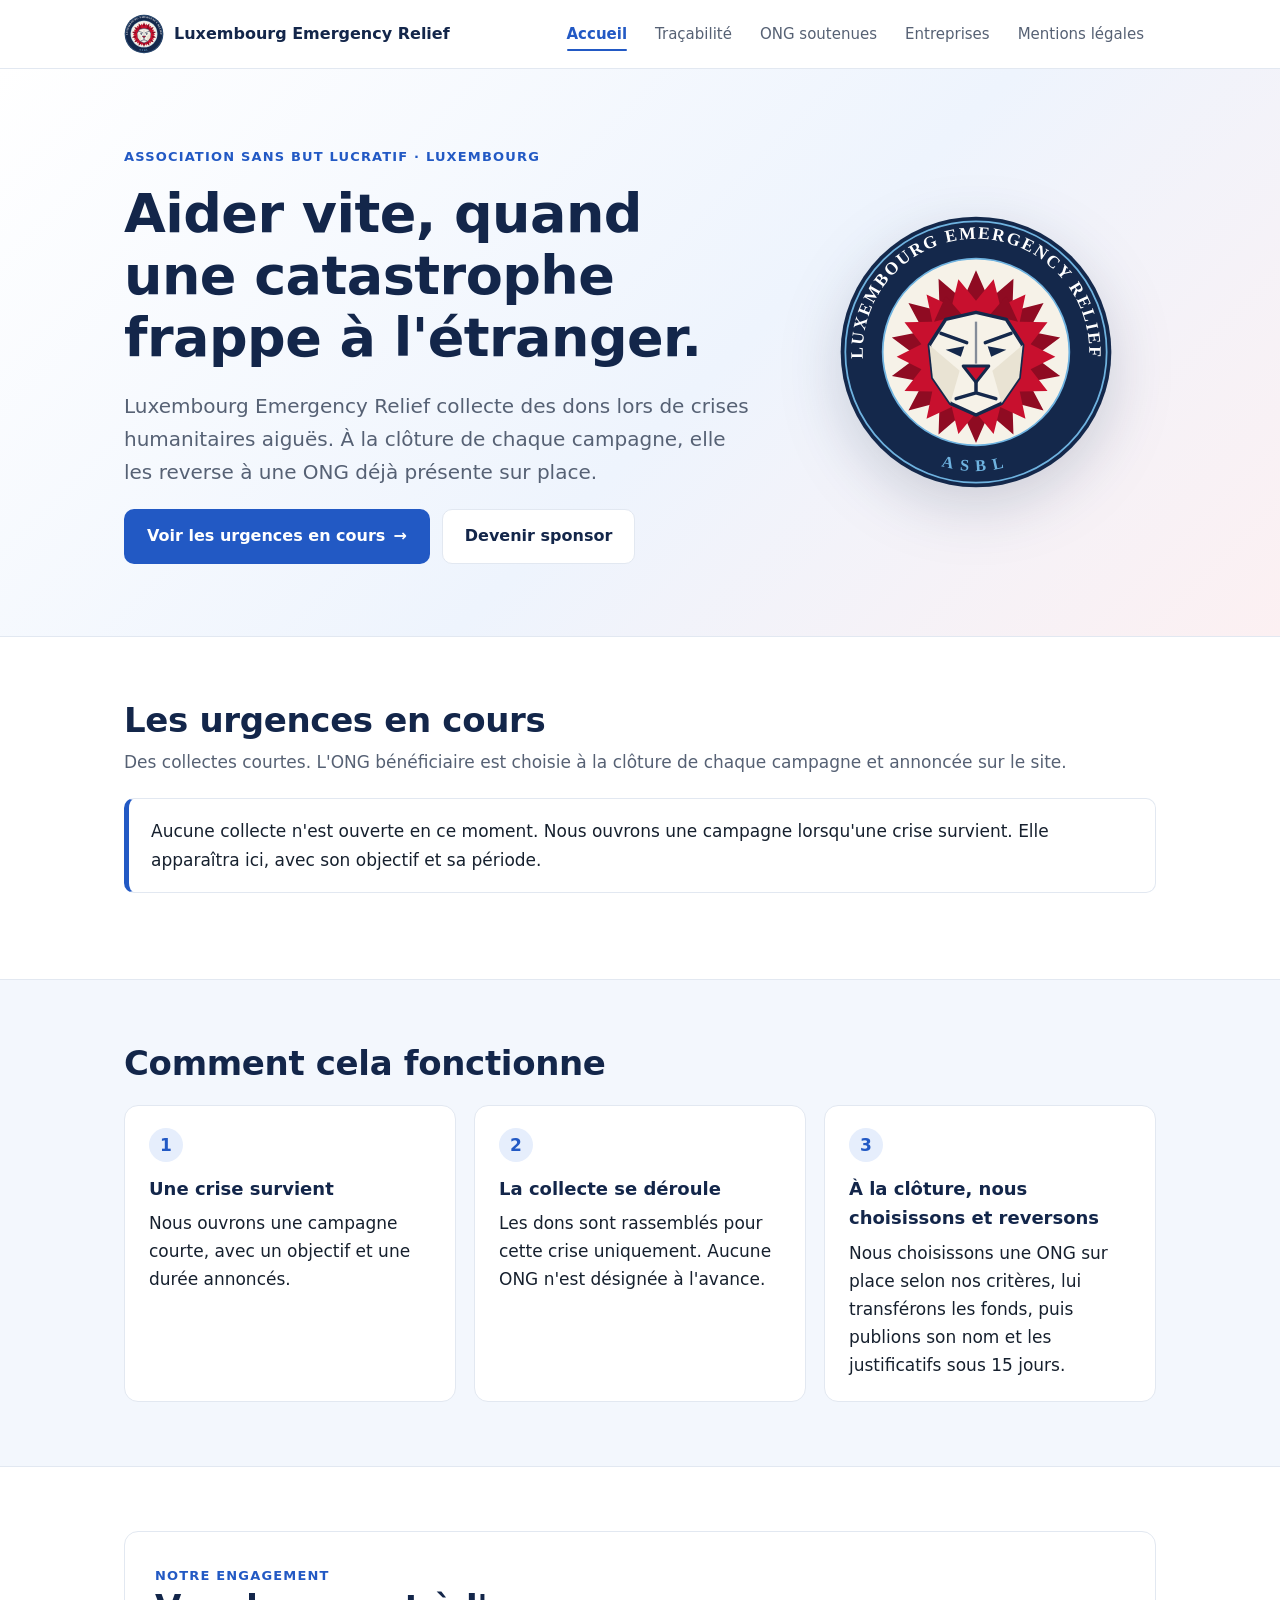
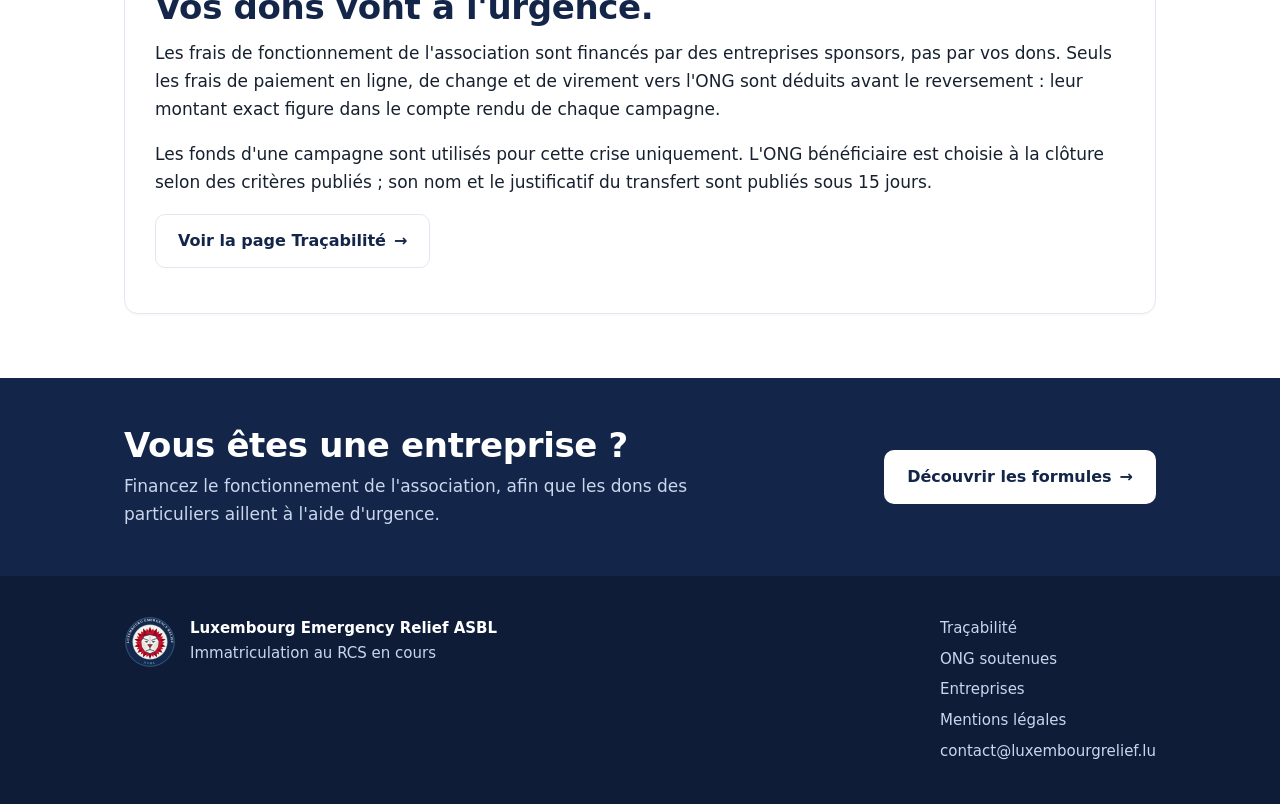
<file: index.html>
<!DOCTYPE html>
<html lang="fr">
<head>
<meta charset="utf-8">
<meta name="viewport" content="width=device-width,initial-scale=1">
<title>Luxembourg Emergency Relief — aide d'urgence internationale</title>
<meta name="description" content="Luxembourg Emergency Relief est une association luxembourgeoise qui collecte des dons lors de crises humanitaires et les reverse à des ONG présentes sur place.">
<link rel="canonical" href="https://luxembourgrelief.lu/">
<link rel="icon" href="sceau.svg" type="image/svg+xml">
<meta name="theme-color" content="#13264a">
<link rel="stylesheet" href="style.css">
<meta property="og:title" content="Luxembourg Emergency Relief">
<meta property="og:description" content="Collecter et reverser rapidement l'aide d'urgence lors de crises humanitaires à l'étranger.">
<meta property="og:type" content="website">
<meta property="og:url" content="https://luxembourgrelief.lu/">
<script type="application/ld+json">{"@context":"https://schema.org","@type":"NGO","name":"Luxembourg Emergency Relief ASBL","url":"https://luxembourgrelief.lu/","logo":"https://luxembourgrelief.lu/sceau.svg","email":"contact@luxembourgrelief.lu"}</script>
</head>
<body>
<header class="site-header"><div class="wrap head">
<a class="brand" href="index.html"><img src="sceau.svg" alt="" width="40" height="40"><span>Luxembourg Emergency Relief</span></a>
<nav aria-label="Navigation principale"><a href="index.html" aria-current="page">Accueil</a><a href="tracabilite.html">Traçabilité</a><a href="partenaires.html">ONG soutenues</a><a href="sponsors.html">Entreprises</a><a href="mentions-legales.html">Mentions légales</a></nav>
</div></header>
<main>
<section class="hero"><div class="wrap">
<div>
<div class="tag">Association sans but lucratif · Luxembourg</div>
<h1>Aider vite, quand une catastrophe frappe à l'étranger.</h1>
<p class="lead">Luxembourg Emergency Relief collecte des dons lors de crises humanitaires aiguës. À la clôture de chaque campagne, elle les reverse à une ONG déjà présente sur place.</p>
<div class="actions"><a class="btn" href="#urgences">Voir les urgences en cours <span class="arrow" aria-hidden="true">→</span></a><a class="btn secondary" href="sponsors.html">Devenir sponsor</a></div>
</div>
<img class="hero-seal" src="sceau.svg" alt="Sceau de Luxembourg Emergency Relief" width="280" height="280">
</div></section>

<section class="block reveal" id="urgences"><div class="wrap">
<h2>Les urgences en cours</h2>
<p class="sub">Des collectes courtes. L'ONG bénéficiaire est choisie à la clôture de chaque campagne et annoncée sur le site.</p>
<div id="campagnes">
<div class="notice">Aucune collecte n'est ouverte en ce moment. Nous ouvrons une campagne lorsqu'une crise survient. Elle apparaîtra ici, avec son objectif et sa période.</div>
</div>
</div></section>

<section class="block alt reveal"><div class="wrap">
<h2>Comment cela fonctionne</h2>
<div class="grid">
<div class="card"><span class="step-num">1</span><b>Une crise survient</b><p>Nous ouvrons une campagne courte, avec un objectif et une durée annoncés.</p></div>
<div class="card"><span class="step-num">2</span><b>La collecte se déroule</b><p>Les dons sont rassemblés pour cette crise uniquement. Aucune ONG n'est désignée à l'avance.</p></div>
<div class="card"><span class="step-num">3</span><b>À la clôture, nous choisissons et reversons</b><p>Nous choisissons une ONG sur place selon nos critères, lui transférons les fonds, puis publions son nom et les justificatifs sous 15 jours.</p></div>
</div>
</div></section>

<section class="block reveal"><div class="wrap">
<div class="panel">
<div class="tag">Notre engagement</div>
<h2>Vos dons vont à l'urgence.</h2>
<p>Les frais de fonctionnement de l'association sont financés par des entreprises sponsors, pas par vos dons. Seuls les frais de paiement en ligne, de change et de virement vers l'ONG sont déduits avant le reversement : leur montant exact figure dans le compte rendu de chaque campagne.</p>
<p>Les fonds d'une campagne sont utilisés pour cette crise uniquement. L'ONG bénéficiaire est choisie à la clôture selon des critères publiés ; son nom et le justificatif du transfert sont publiés sous 15 jours.</p>
<p><a class="btn secondary" href="tracabilite.html">Voir la page Traçabilité <span class="arrow" aria-hidden="true">→</span></a></p>
</div>
</div></section>

<section class="band reveal"><div class="wrap">
<div><h2>Vous êtes une entreprise ?</h2><p>Financez le fonctionnement de l'association, afin que les dons des particuliers aillent à l'aide d'urgence.</p></div>
<a class="btn light" href="sponsors.html">Découvrir les formules <span class="arrow" aria-hidden="true">→</span></a>
</div></section>
</main>
<footer class="site-footer"><div class="wrap foot">
<div class="foot-brand"><img src="sceau.svg" alt="" width="52" height="52"><div><b>Luxembourg Emergency Relief ASBL</b><br><span data-rcs>Immatriculation au RCS en cours</span></div></div>
<div class="foot-links"><a href="tracabilite.html">Traçabilité</a><a href="partenaires.html">ONG soutenues</a><a href="sponsors.html">Entreprises</a><a href="mentions-legales.html">Mentions légales</a><a href="mailto:contact@luxembourgrelief.lu">contact@luxembourgrelief.lu</a></div>
</div></footer>
<script src="data.js"></script>
<script src="app.js"></script>
</body>
</html>
</file>
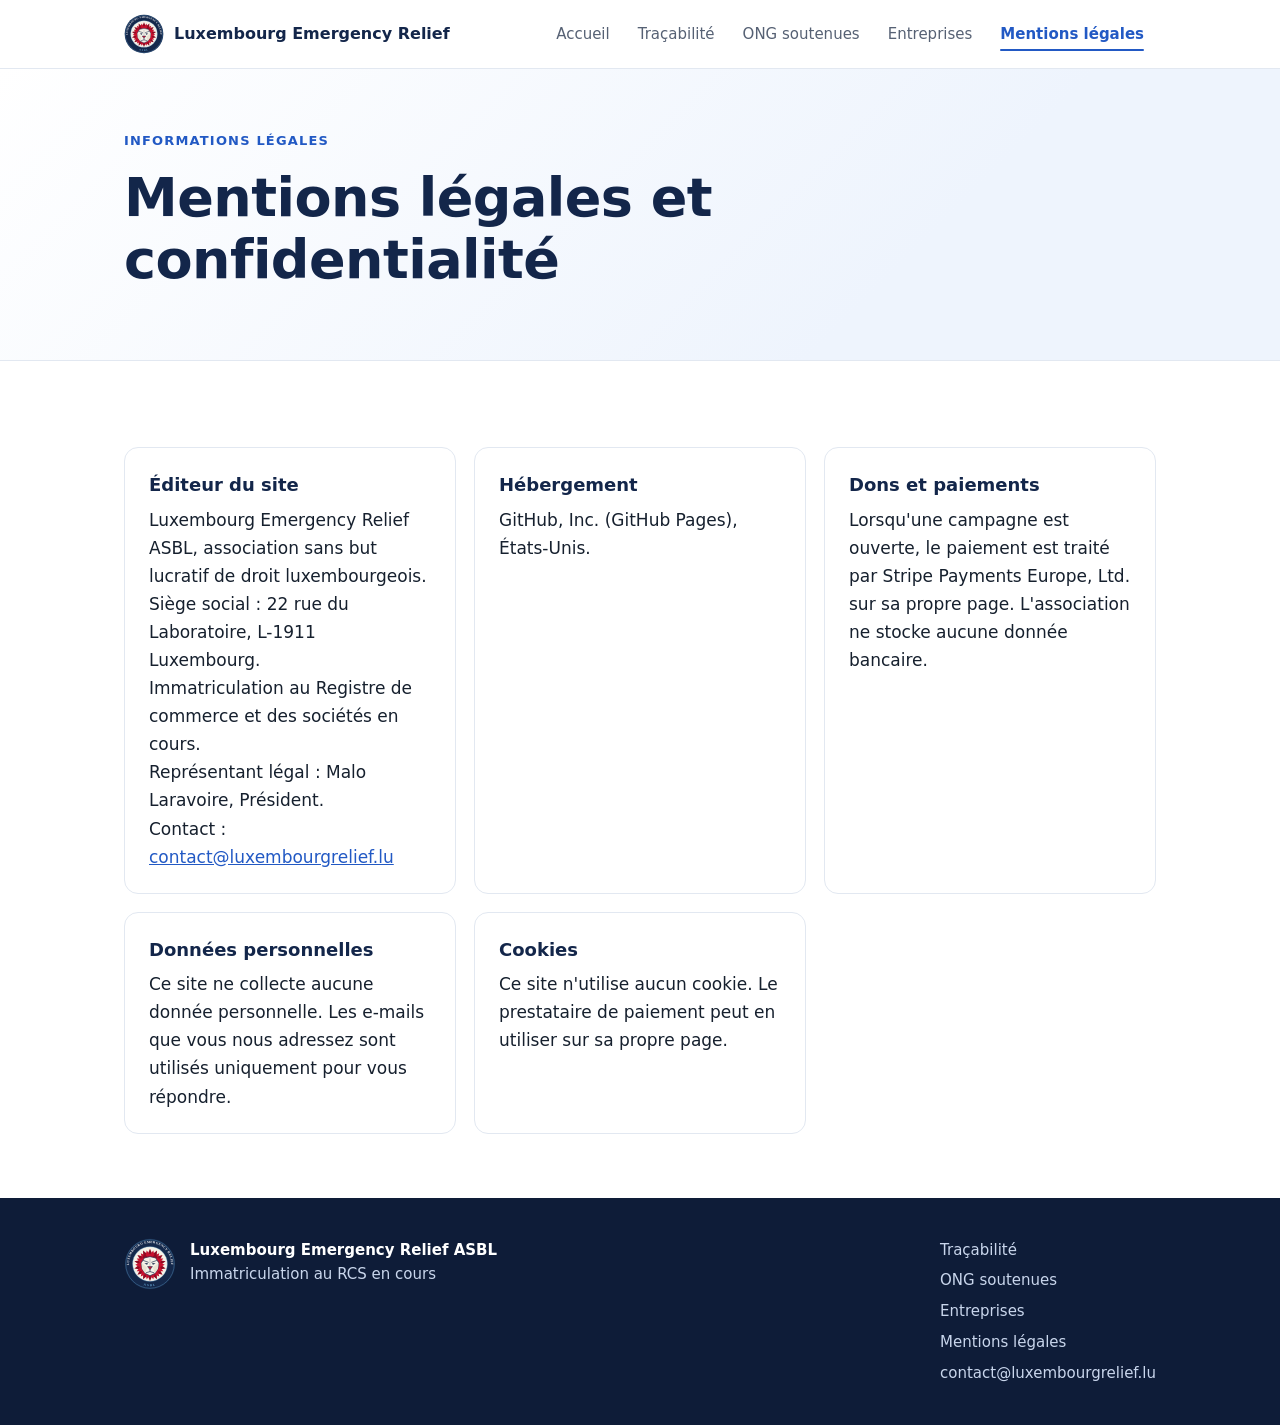
<file: mentions-legales.html>
<!DOCTYPE html>
<html lang="fr">
<head>
<meta charset="utf-8">
<meta name="viewport" content="width=device-width,initial-scale=1">
<title>Mentions légales et confidentialité — Luxembourg Emergency Relief</title>
<meta name="description" content="Éditeur, hébergeur, données personnelles et cookies du site luxembourgrelief.lu.">
<link rel="canonical" href="https://luxembourgrelief.lu/mentions-legales.html">
<link rel="icon" href="sceau.svg" type="image/svg+xml">
<meta name="theme-color" content="#13264a">
<link rel="stylesheet" href="style.css">
</head>
<body>
<header class="site-header"><div class="wrap head">
<a class="brand" href="index.html"><img src="sceau.svg" alt="" width="40" height="40"><span>Luxembourg Emergency Relief</span></a>
<nav aria-label="Navigation principale"><a href="index.html">Accueil</a><a href="tracabilite.html">Traçabilité</a><a href="partenaires.html">ONG soutenues</a><a href="sponsors.html">Entreprises</a><a href="mentions-legales.html" aria-current="page">Mentions légales</a></nav>
</div></header>
<main>
<section class="page-hero"><div class="wrap">
<div class="tag">Informations légales</div>
<h1>Mentions légales et confidentialité</h1>
</div></section>

<section class="block reveal"><div class="wrap">
<div class="grid">
<div class="card"><b>Éditeur du site</b><p>Luxembourg Emergency Relief ASBL, association sans but lucratif de droit luxembourgeois.<br>
Siège social : 22 rue du Laboratoire, L-1911 Luxembourg.<br>
<span data-rcs>Immatriculation au Registre de commerce et des sociétés en cours.</span><br>
Représentant légal : Malo Laravoire, Président.<br>
Contact : <a href="mailto:contact@luxembourgrelief.lu">contact@luxembourgrelief.lu</a></p></div>
<div class="card"><b>Hébergement</b><p>GitHub, Inc. (GitHub Pages), États-Unis.</p></div>
<div class="card"><b>Dons et paiements</b><p>Lorsqu'une campagne est ouverte, le paiement est traité par Stripe Payments Europe, Ltd. sur sa propre page. L'association ne stocke aucune donnée bancaire.</p></div>
<div class="card"><b>Données personnelles</b><p>Ce site ne collecte aucune donnée personnelle. Les e-mails que vous nous adressez sont utilisés uniquement pour vous répondre.</p></div>
<div class="card"><b>Cookies</b><p>Ce site n'utilise aucun cookie. Le prestataire de paiement peut en utiliser sur sa propre page.</p></div>
</div>
</div></section>
</main>
<footer class="site-footer"><div class="wrap foot">
<div class="foot-brand"><img src="sceau.svg" alt="" width="52" height="52"><div><b>Luxembourg Emergency Relief ASBL</b><br><span data-rcs>Immatriculation au RCS en cours</span></div></div>
<div class="foot-links"><a href="tracabilite.html">Traçabilité</a><a href="partenaires.html">ONG soutenues</a><a href="sponsors.html">Entreprises</a><a href="mentions-legales.html">Mentions légales</a><a href="mailto:contact@luxembourgrelief.lu">contact@luxembourgrelief.lu</a></div>
</div></footer>
<script src="data.js"></script>
<script src="app.js"></script>
</body>
</html>
</file>
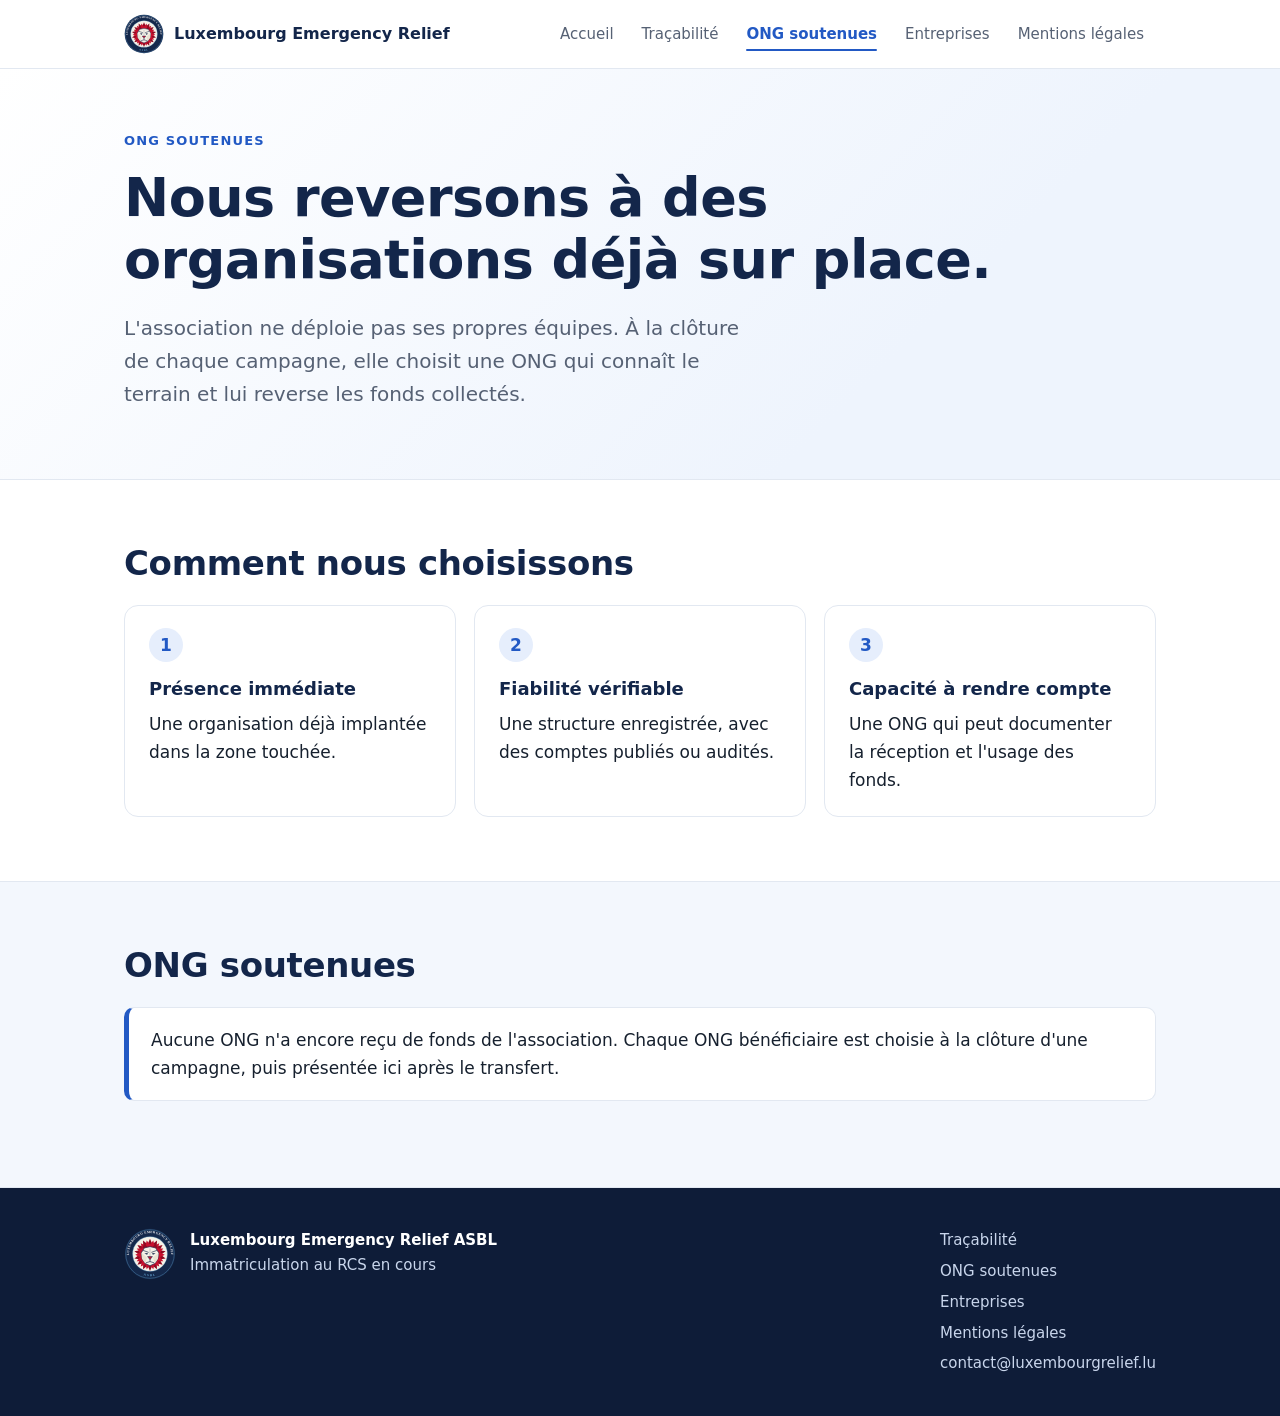
<file: partenaires.html>
<!DOCTYPE html>
<html lang="fr">
<head>
<meta charset="utf-8">
<meta name="viewport" content="width=device-width,initial-scale=1">
<title>ONG soutenues — Luxembourg Emergency Relief</title>
<meta name="description" content="Luxembourg Emergency Relief reverse les dons à des ONG déjà présentes sur place. Nos critères de choix et les ONG soutenues.">
<link rel="canonical" href="https://luxembourgrelief.lu/partenaires.html">
<link rel="icon" href="sceau.svg" type="image/svg+xml">
<meta name="theme-color" content="#13264a">
<link rel="stylesheet" href="style.css">
</head>
<body>
<header class="site-header"><div class="wrap head">
<a class="brand" href="index.html"><img src="sceau.svg" alt="" width="40" height="40"><span>Luxembourg Emergency Relief</span></a>
<nav aria-label="Navigation principale"><a href="index.html">Accueil</a><a href="tracabilite.html">Traçabilité</a><a href="partenaires.html" aria-current="page">ONG soutenues</a><a href="sponsors.html">Entreprises</a><a href="mentions-legales.html">Mentions légales</a></nav>
</div></header>
<main>
<section class="page-hero"><div class="wrap">
<div class="tag">ONG soutenues</div>
<h1>Nous reversons à des organisations déjà sur place.</h1>
<p class="lead">L'association ne déploie pas ses propres équipes. À la clôture de chaque campagne, elle choisit une ONG qui connaît le terrain et lui reverse les fonds collectés.</p>
</div></section>

<section class="block reveal"><div class="wrap">
<h2>Comment nous choisissons</h2>
<div class="grid">
<div class="card"><span class="step-num">1</span><b>Présence immédiate</b><p>Une organisation déjà implantée dans la zone touchée.</p></div>
<div class="card"><span class="step-num">2</span><b>Fiabilité vérifiable</b><p>Une structure enregistrée, avec des comptes publiés ou audités.</p></div>
<div class="card"><span class="step-num">3</span><b>Capacité à rendre compte</b><p>Une ONG qui peut documenter la réception et l'usage des fonds.</p></div>
</div>
</div></section>

<section class="block alt reveal"><div class="wrap">
<h2>ONG soutenues</h2>
<div id="ong"><div class="notice">Aucune ONG n'a encore reçu de fonds de l'association. Chaque ONG bénéficiaire est choisie à la clôture d'une campagne, puis présentée ici après le transfert.</div></div>
</div></section>
</main>
<footer class="site-footer"><div class="wrap foot">
<div class="foot-brand"><img src="sceau.svg" alt="" width="52" height="52"><div><b>Luxembourg Emergency Relief ASBL</b><br><span data-rcs>Immatriculation au RCS en cours</span></div></div>
<div class="foot-links"><a href="tracabilite.html">Traçabilité</a><a href="partenaires.html">ONG soutenues</a><a href="sponsors.html">Entreprises</a><a href="mentions-legales.html">Mentions légales</a><a href="mailto:contact@luxembourgrelief.lu">contact@luxembourgrelief.lu</a></div>
</div></footer>
<script src="data.js"></script>
<script src="app.js"></script>
</body>
</html>
</file>
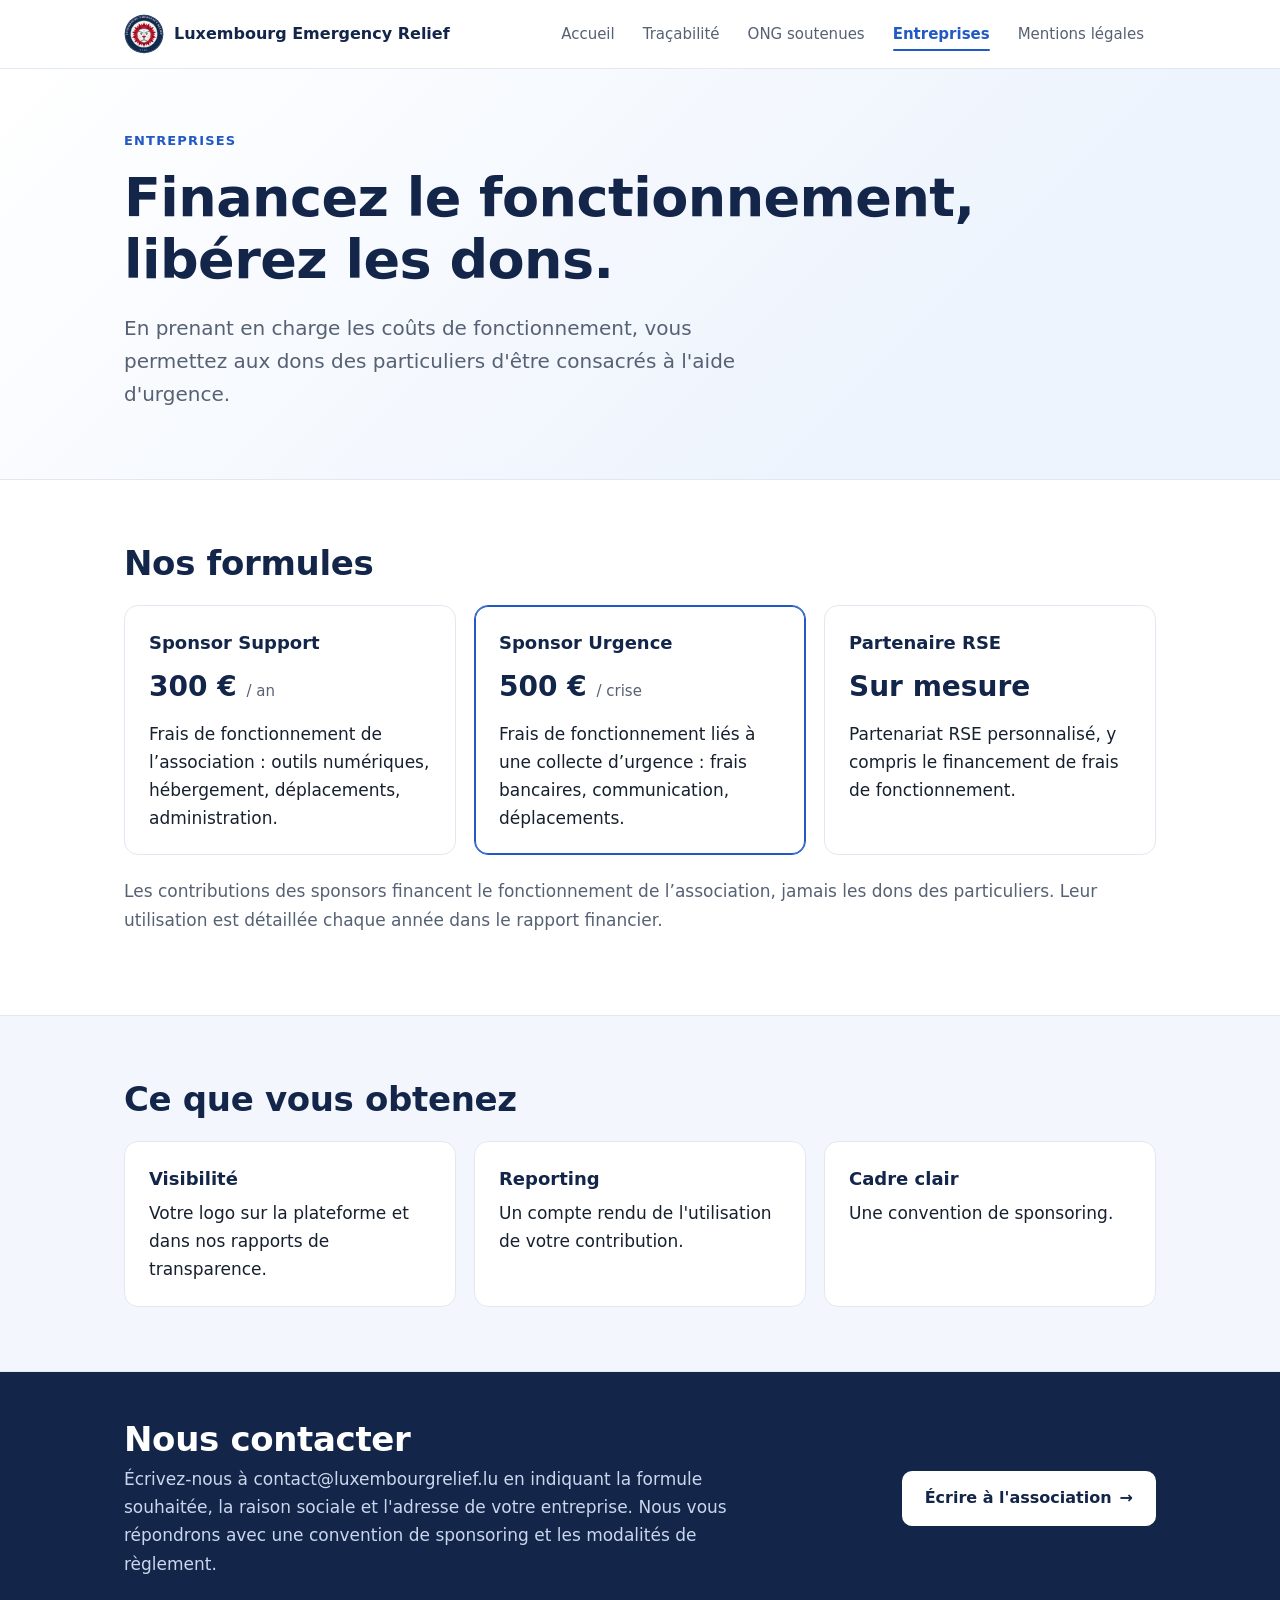
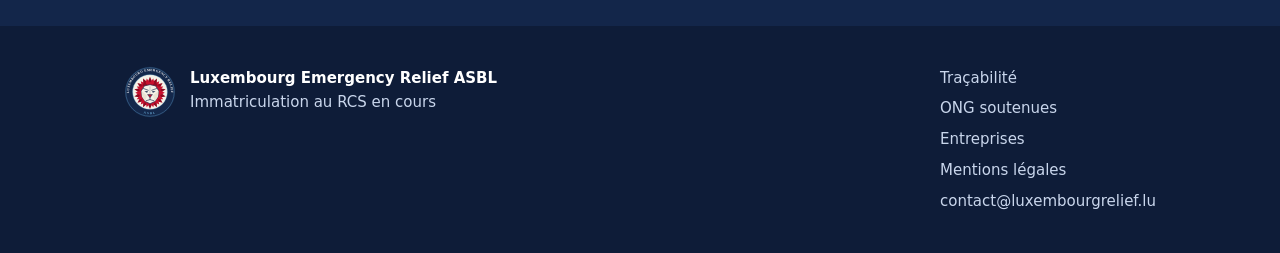
<file: sponsors.html>
<!DOCTYPE html>
<html lang="fr">
<head>
<meta charset="utf-8">
<meta name="viewport" content="width=device-width,initial-scale=1">
<title>Devenir entreprise sponsor — Luxembourg Emergency Relief</title>
<meta name="description" content="Financez le fonctionnement de l'association pour que les dons des particuliers aillent à l'aide d'urgence. Trois formules de sponsoring pour les entreprises.">
<link rel="canonical" href="https://luxembourgrelief.lu/sponsors.html">
<link rel="icon" href="sceau.svg" type="image/svg+xml">
<meta name="theme-color" content="#13264a">
<link rel="stylesheet" href="style.css">
</head>
<body>
<header class="site-header"><div class="wrap head">
<a class="brand" href="index.html"><img src="sceau.svg" alt="" width="40" height="40"><span>Luxembourg Emergency Relief</span></a>
<nav aria-label="Navigation principale"><a href="index.html">Accueil</a><a href="tracabilite.html">Traçabilité</a><a href="partenaires.html">ONG soutenues</a><a href="sponsors.html" aria-current="page">Entreprises</a><a href="mentions-legales.html">Mentions légales</a></nav>
</div></header>
<main>
<section class="page-hero"><div class="wrap">
<div class="tag">Entreprises</div>
<h1>Financez le fonctionnement, libérez les dons.</h1>
<p class="lead">En prenant en charge les coûts de fonctionnement, vous permettez aux dons des particuliers d'être consacrés à l'aide d'urgence.</p>
</div></section>

<section class="block reveal"><div class="wrap">
<h2>Nos formules</h2>
<div class="grid">
<div class="card"><b>Sponsor Support</b><div class="price">300 € <small>/ an</small></div><p>Frais de fonctionnement de l’association : outils numériques, hébergement, déplacements, administration.</p></div>
<div class="card featured"><b>Sponsor Urgence</b><div class="price">500 € <small>/ crise</small></div><p>Frais de fonctionnement liés à une collecte d’urgence : frais bancaires, communication, déplacements.</p></div>
<div class="card"><b>Partenaire RSE</b><div class="price">Sur mesure</div><p>Partenariat RSE personnalisé, y compris le financement de frais de fonctionnement.</p></div>
</div>
<p class="sub" style="margin-top:22px">Les contributions des sponsors financent le fonctionnement de l’association, jamais les dons des particuliers. Leur utilisation est détaillée chaque année dans le rapport financier.</p>
</div></section>

<section class="block alt reveal"><div class="wrap">
<h2>Ce que vous obtenez</h2>
<div class="grid">
<div class="card"><b>Visibilité</b><p>Votre logo sur la plateforme et dans nos rapports de transparence.</p></div>
<div class="card"><b>Reporting</b><p>Un compte rendu de l'utilisation de votre contribution.</p></div>
<div class="card"><b>Cadre clair</b><p>Une convention de sponsoring.</p></div>
</div>
</div></section>

<section class="band reveal"><div class="wrap">
<div><h2>Nous contacter</h2><p>Écrivez-nous à contact@luxembourgrelief.lu en indiquant la formule souhaitée, la raison sociale et l'adresse de votre entreprise. Nous vous répondrons avec une convention de sponsoring et les modalités de règlement.</p></div>
<a class="btn light" href="mailto:contact@luxembourgrelief.lu">Écrire à l'association <span class="arrow" aria-hidden="true">→</span></a>
</div></section>
</main>
<footer class="site-footer"><div class="wrap foot">
<div class="foot-brand"><img src="sceau.svg" alt="" width="52" height="52"><div><b>Luxembourg Emergency Relief ASBL</b><br><span data-rcs>Immatriculation au RCS en cours</span></div></div>
<div class="foot-links"><a href="tracabilite.html">Traçabilité</a><a href="partenaires.html">ONG soutenues</a><a href="sponsors.html">Entreprises</a><a href="mentions-legales.html">Mentions légales</a><a href="mailto:contact@luxembourgrelief.lu">contact@luxembourgrelief.lu</a></div>
</div></footer>
<script src="data.js"></script>
<script src="app.js"></script>
</body>
</html>
</file>
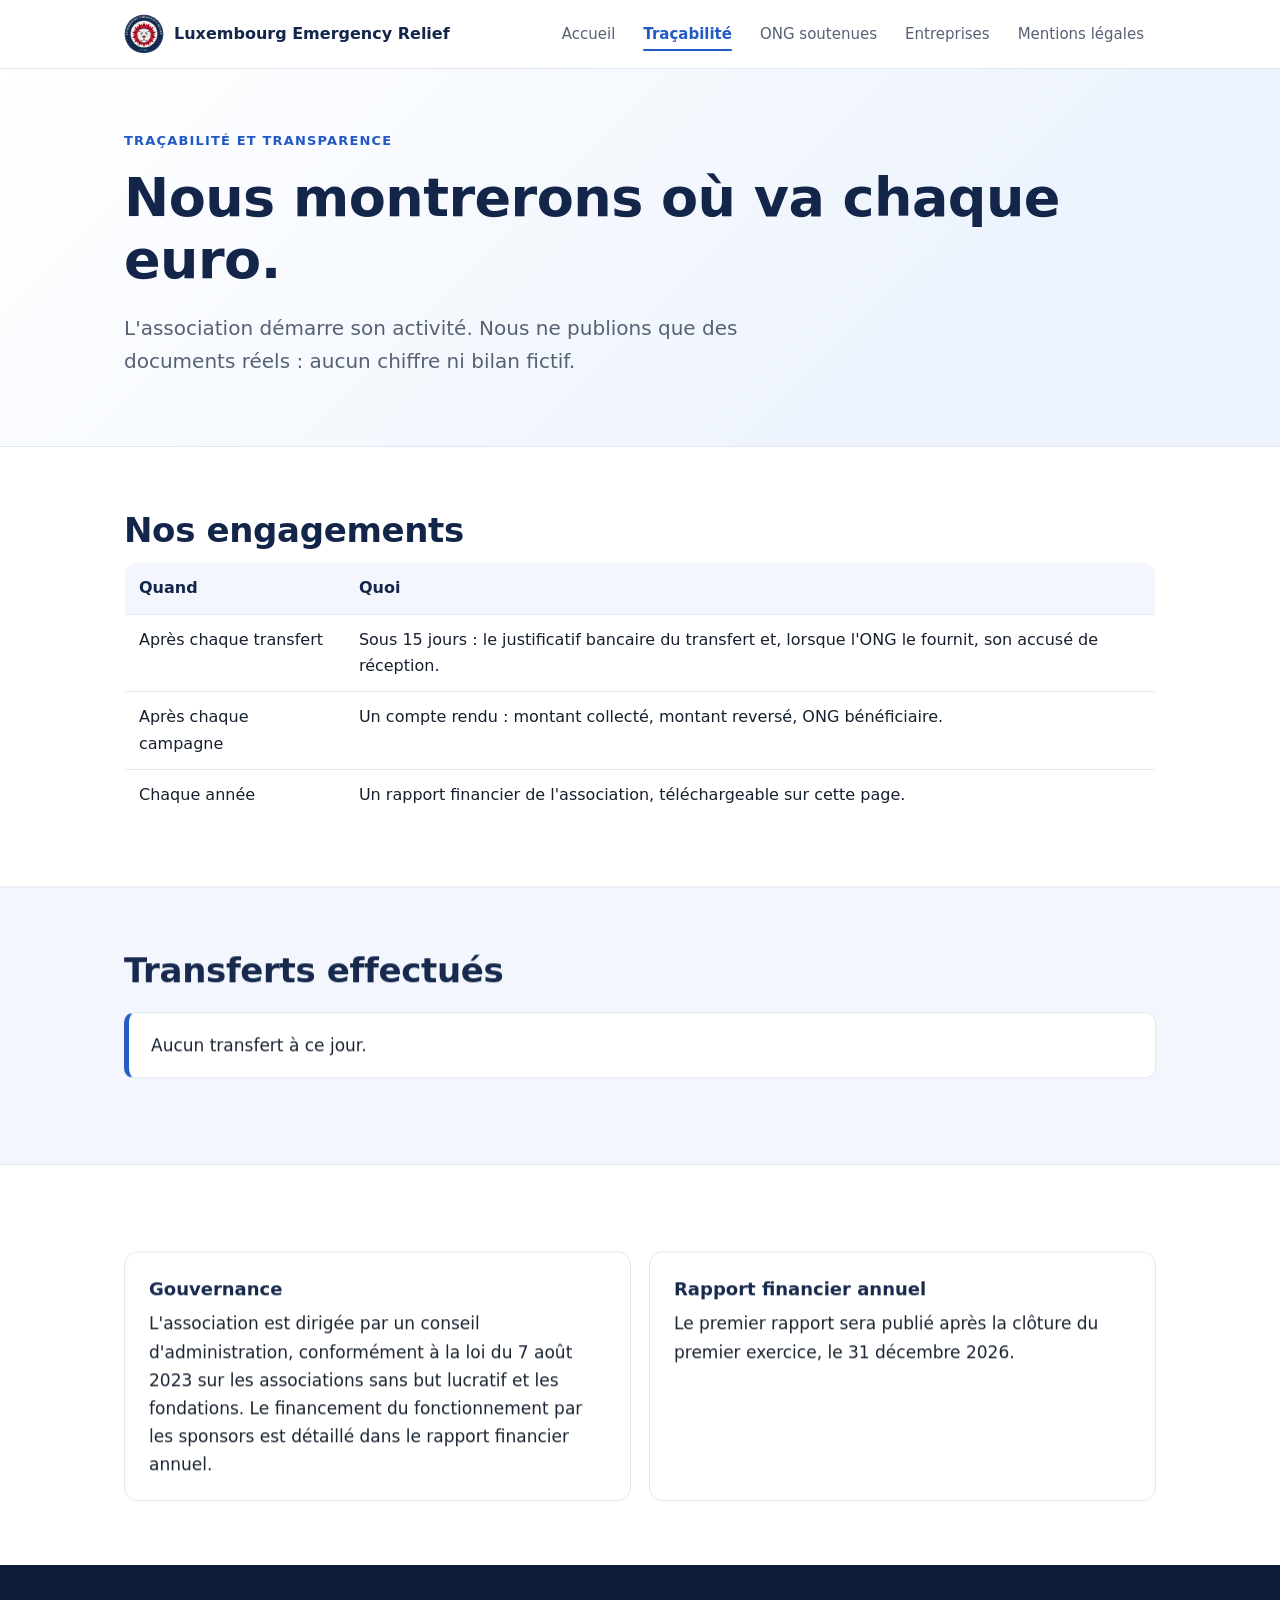
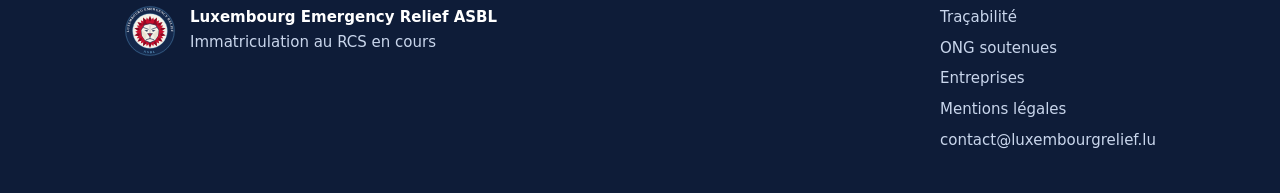
<file: tracabilite-ler.html>
<!DOCTYPE html>
<html lang="fr">
<head>
<meta charset="utf-8">
<title>Traçabilité — Luxembourg Emergency Relief</title>
<meta http-equiv="refresh" content="0; url=tracabilite.html">
<link rel="canonical" href="https://luxembourgrelief.lu/tracabilite.html">
</head>
<body><p><a href="tracabilite.html">Traçabilité et transparence</a></p></body>
</html>
</file>
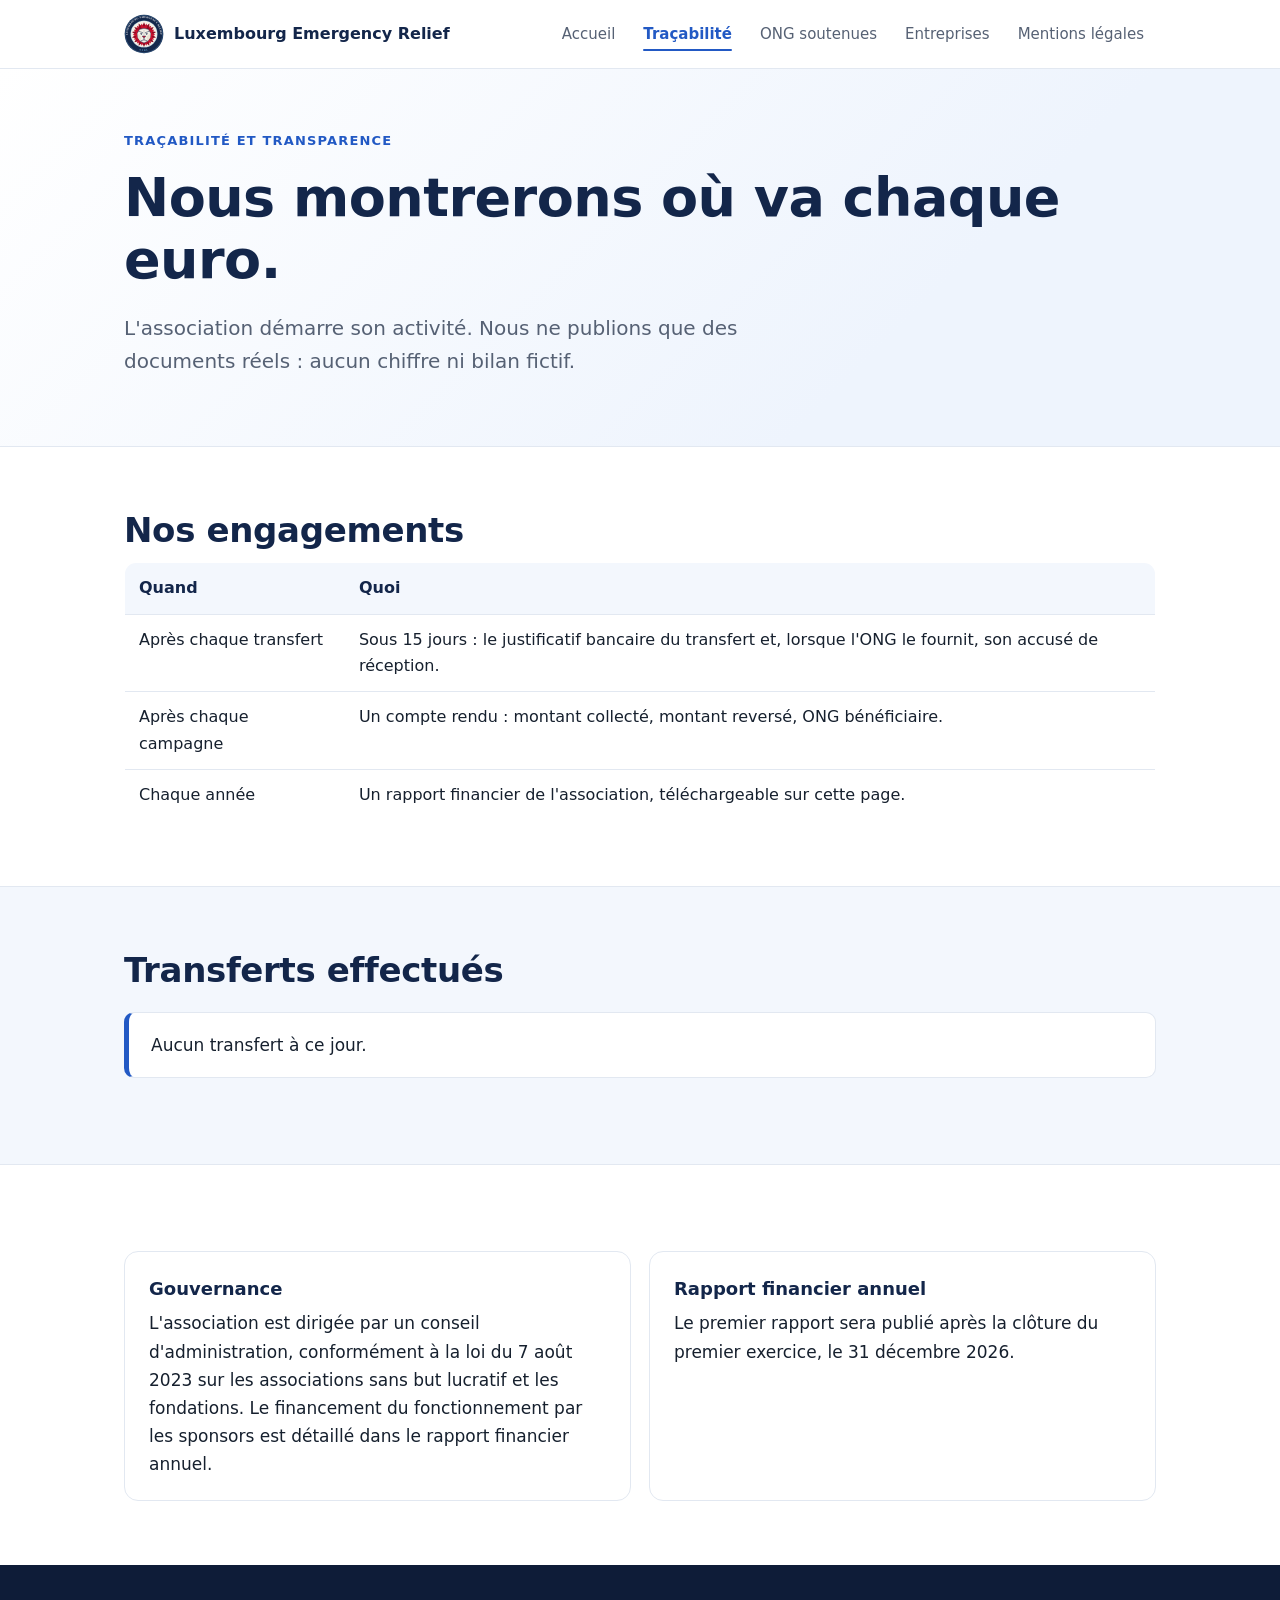
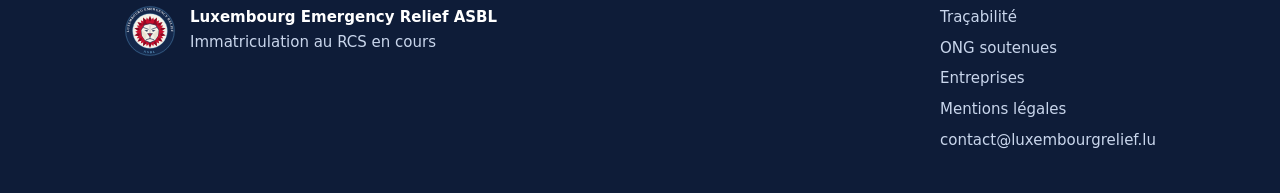
<file: tracabilite.html>
<!DOCTYPE html>
<html lang="fr">
<head>
<meta charset="utf-8">
<meta name="viewport" content="width=device-width,initial-scale=1">
<title>Traçabilité et transparence — Luxembourg Emergency Relief</title>
<meta name="description" content="Nos engagements de transparence : justificatif bancaire de chaque transfert publié sous 15 jours, rapport financier annuel.">
<link rel="canonical" href="https://luxembourgrelief.lu/tracabilite.html">
<link rel="icon" href="sceau.svg" type="image/svg+xml">
<meta name="theme-color" content="#13264a">
<link rel="stylesheet" href="style.css">
</head>
<body>
<header class="site-header"><div class="wrap head">
<a class="brand" href="index.html"><img src="sceau.svg" alt="" width="40" height="40"><span>Luxembourg Emergency Relief</span></a>
<nav aria-label="Navigation principale"><a href="index.html">Accueil</a><a href="tracabilite.html" aria-current="page">Traçabilité</a><a href="partenaires.html">ONG soutenues</a><a href="sponsors.html">Entreprises</a><a href="mentions-legales.html">Mentions légales</a></nav>
</div></header>
<main>
<section class="page-hero"><div class="wrap">
<div class="tag">Traçabilité et transparence</div>
<h1>Nous montrerons où va chaque euro.</h1>
<p class="lead">L'association démarre son activité. Nous ne publions que des documents réels : aucun chiffre ni bilan fictif.</p>
</div></section>

<section class="block reveal"><div class="wrap">
<h2>Nos engagements</h2>
<div class="table-wrap"><table>
<tr><th>Quand</th><th>Quoi</th></tr>
<tr><td>Après chaque transfert</td><td>Sous 15 jours : le justificatif bancaire du transfert et, lorsque l'ONG le fournit, son accusé de réception.</td></tr>
<tr><td>Après chaque campagne</td><td>Un compte rendu : montant collecté, montant reversé, ONG bénéficiaire.</td></tr>
<tr><td>Chaque année</td><td>Un rapport financier de l'association, téléchargeable sur cette page.</td></tr>
</table></div>
</div></section>

<section class="block alt reveal"><div class="wrap">
<h2>Transferts effectués</h2>
<div id="transferts"><div class="notice">Aucun transfert à ce jour.</div></div>
</div></section>

<section class="block reveal"><div class="wrap">
<div class="grid">
<div class="card"><b>Gouvernance</b><p>L'association est dirigée par un conseil d'administration, conformément à la loi du 7 août 2023 sur les associations sans but lucratif et les fondations. Le financement du fonctionnement par les sponsors est détaillé dans le rapport financier annuel.</p></div>
<div class="card"><b>Rapport financier annuel</b><p id="rapport">Le premier rapport sera publié après la clôture du premier exercice, le 31 décembre 2026.</p></div>
</div>
</div></section>
</main>
<footer class="site-footer"><div class="wrap foot">
<div class="foot-brand"><img src="sceau.svg" alt="" width="52" height="52"><div><b>Luxembourg Emergency Relief ASBL</b><br><span data-rcs>Immatriculation au RCS en cours</span></div></div>
<div class="foot-links"><a href="tracabilite.html">Traçabilité</a><a href="partenaires.html">ONG soutenues</a><a href="sponsors.html">Entreprises</a><a href="mentions-legales.html">Mentions légales</a><a href="mailto:contact@luxembourgrelief.lu">contact@luxembourgrelief.lu</a></div>
</div></footer>
<script src="data.js"></script>
<script src="app.js"></script>
</body>
</html>
</file>
<file: style.css>
:root{
  --blue:#2259c4;--blue-hover:#3471e0;--navy:#13264a;--ink:#16202e;--mute:#566174;
  --bg:#ffffff;--soft:#f3f7fd;--line:#e2e8f1;--red:#c8102e;--radius:14px;
  --shadow:0 12px 28px rgba(19,38,74,.09);
}
*{box-sizing:border-box}
html{scroll-behavior:smooth}
body{margin:0;font:17px/1.65 system-ui,-apple-system,"Segoe UI",Roboto,"Helvetica Neue",Arial,sans-serif;color:var(--ink);background:var(--bg);-webkit-font-smoothing:antialiased}
img{max-width:100%;height:auto}
a{color:var(--blue)}
.wrap{max-width:1080px;margin:0 auto;padding:0 24px}
h1,h2,h3{color:var(--navy);line-height:1.15;letter-spacing:-.01em}
h1{font-size:clamp(34px,5.2vw,54px);margin:.25em 0 .4em}
h2{font-size:clamp(26px,3.2vw,34px);margin:0 0 .35em}
h3{font-size:19px;margin:0 0 .35em}
p{margin:0 0 1em}
.tag{display:inline-block;font-size:13px;font-weight:700;letter-spacing:.09em;text-transform:uppercase;color:var(--blue)}
.lead{font-size:clamp(18px,2vw,20px);color:var(--mute);max-width:640px}
.sub{color:var(--mute);margin-top:-.2em}

/* En-tête */
.site-header{position:sticky;top:0;z-index:10;background:rgba(255,255,255,.88);backdrop-filter:saturate(1.4) blur(10px);-webkit-backdrop-filter:saturate(1.4) blur(10px);border-bottom:1px solid var(--line)}
.head{display:flex;align-items:center;justify-content:space-between;gap:16px;min-height:68px}
.brand{display:flex;align-items:center;gap:10px;text-decoration:none;color:var(--navy);font-weight:700;font-size:16px;white-space:nowrap}
.brand img{width:40px;height:40px;transition:transform .25s ease}
.brand:hover img{transform:rotate(-8deg) scale(1.06)}
nav{display:flex;gap:4px;overflow-x:auto;scrollbar-width:none}
nav::-webkit-scrollbar{display:none}
nav a{position:relative;padding:8px 12px;border-radius:8px;color:var(--mute);text-decoration:none;font-size:15px;font-weight:500;white-space:nowrap;transition:color .18s,background .18s}
nav a:hover{color:var(--navy);background:var(--soft)}
nav a[aria-current]{color:var(--blue);font-weight:600}
nav a[aria-current]::after{content:"";position:absolute;left:12px;right:12px;bottom:3px;height:2px;border-radius:2px;background:var(--blue)}

/* Boutons */
.btn{display:inline-flex;align-items:center;gap:8px;background:var(--blue);color:#fff;padding:13px 22px;border-radius:10px;font-weight:600;font-size:16px;text-decoration:none;border:1px solid transparent;transition:transform .18s ease,background .18s ease,box-shadow .18s ease}
.btn:hover{background:var(--blue-hover);transform:scale(1.045);box-shadow:0 10px 22px rgba(34,89,196,.28)}
.btn:active{transform:scale(.98)}
.btn.secondary{background:#fff;color:var(--navy);border-color:var(--line)}
.btn.secondary:hover{background:var(--soft);box-shadow:0 10px 22px rgba(19,38,74,.10)}
.btn.light{background:#fff;color:var(--navy)}
.btn.light:hover{background:#eaf1fd}
.btn .arrow{transition:transform .18s ease}
.btn:hover .arrow{transform:translateX(3px)}
a:focus-visible,.btn:focus-visible{outline:3px solid #f2b705;outline-offset:3px;border-radius:10px}
.actions{display:flex;flex-wrap:wrap;gap:12px;margin-top:8px}

/* Bandeau d'accueil */
.hero{background:linear-gradient(135deg,#ffffff 0%,#eef4fd 55%,#fcf0f2 100%);border-bottom:1px solid var(--line)}
.hero .wrap{display:grid;grid-template-columns:1.4fr .8fr;gap:40px;align-items:center;padding-top:72px;padding-bottom:72px}
.hero-seal{width:100%;max-width:280px;justify-self:center;filter:drop-shadow(0 18px 30px rgba(19,38,74,.18));animation:float 7s ease-in-out infinite}
@keyframes float{0%,100%{transform:translateY(0)}50%{transform:translateY(-8px)}}
.page-hero{background:linear-gradient(135deg,#ffffff 0%,#eef4fd 70%);border-bottom:1px solid var(--line)}
.page-hero .wrap{padding-top:56px;padding-bottom:48px}

/* Sections */
section.block{padding:64px 0}
section.alt{background:var(--soft);border-top:1px solid var(--line);border-bottom:1px solid var(--line)}
.grid{display:grid;grid-template-columns:repeat(auto-fit,minmax(250px,1fr));gap:18px;margin-top:22px}
.card{background:#fff;border:1px solid var(--line);border-radius:var(--radius);padding:22px 24px;transition:transform .2s ease,box-shadow .2s ease,border-color .2s ease}
.card:hover{transform:translateY(-4px);box-shadow:var(--shadow);border-color:#cfdaeb}
.card b{display:block;color:var(--navy);font-size:18px;margin-bottom:6px}
.card p:last-child{margin-bottom:0}
.step-num{display:inline-grid;place-items:center;width:34px;height:34px;border-radius:50%;background:#e6eefc;color:var(--blue);font-weight:700;margin-bottom:12px}
.notice{background:#fff;border:1px solid var(--line);border-left:5px solid var(--blue);border-radius:10px;padding:18px 22px;margin:22px 0;color:var(--ink)}
.panel{background:#fff;border:1px solid var(--line);border-radius:var(--radius);padding:28px 30px;box-shadow:0 2px 0 rgba(19,38,74,.02)}

/* Formules sponsors */
.price{font-size:28px;font-weight:700;color:var(--navy);margin:2px 0 10px}
.price small{font-size:15px;font-weight:500;color:var(--mute)}
.card.featured{border-color:var(--blue);box-shadow:0 0 0 1px var(--blue) inset}

/* Bandeau entreprises */
.band{background:var(--navy);color:#e8eef9}
.band .wrap{display:flex;flex-wrap:wrap;align-items:center;justify-content:space-between;gap:20px;padding-top:48px;padding-bottom:48px}
.band h2{color:#fff;margin-bottom:.2em}
.band p{margin:0;color:#c9d6ec;max-width:620px}

/* Tableaux */
table{border-collapse:collapse;width:100%;font-size:16px;background:#fff;border:1px solid var(--line);border-radius:12px;overflow:hidden}
th,td{border-bottom:1px solid var(--line);padding:12px 14px;text-align:left;vertical-align:top}
th{background:var(--soft);color:var(--navy);font-weight:600}
tr:last-child td{border-bottom:0}
.table-wrap{overflow-x:auto}

/* Compteur de campagne */
.progress{font-size:15px;margin:12px 0 6px;color:var(--ink)}
.bar{height:10px;background:#e6ecf5;border-radius:999px;overflow:hidden;margin:8px 0}
.bar span{display:block;height:100%;background:var(--blue);border-radius:999px;transition:width 1s ease}
.small{font-size:13px;color:var(--mute)}

/* Pied de page */
.site-footer{background:#0e1c38;color:#c9d6ec;margin-top:0}
.foot{display:flex;flex-wrap:wrap;justify-content:space-between;gap:28px;padding-top:40px;padding-bottom:40px;font-size:15px}
.foot-brand{display:flex;gap:14px;align-items:flex-start}
.foot-brand img{width:52px;height:52px}
.foot-brand b{color:#fff}
.foot-links{display:flex;flex-direction:column;gap:6px}
.foot-links a{color:#c9d6ec;text-decoration:none;transition:color .15s}
.foot-links a:hover{color:#fff;text-decoration:underline}

/* Apparition au défilement (uniquement si le script est actif) */
.js .reveal{opacity:0;transform:translateY(16px);transition:opacity .55s ease,transform .55s ease}
.js .reveal.visible{opacity:1;transform:none}

/* Transition entre les pages (navigateurs compatibles) */
@view-transition{navigation:auto}
::view-transition-old(root),::view-transition-new(root){animation-duration:.22s}

/* Mobile */
@media (max-width:820px){
  .hero .wrap{grid-template-columns:1fr;padding-top:40px;padding-bottom:48px;gap:20px}
  .hero-seal{grid-row:1;max-width:150px;justify-self:start}
  .head{flex-direction:column;align-items:flex-start;gap:4px;padding-top:10px;padding-bottom:6px}
  nav{width:100%;margin:0 -12px;padding:0 0 4px}
  section.block{padding:48px 0}
  .panel{padding:22px}
}

/* Mouvements réduits */
@media (prefers-reduced-motion:reduce){
  *,*::before,*::after{animation:none!important;transition:none!important;scroll-behavior:auto!important}
  .js .reveal{opacity:1;transform:none}
}
</file>
